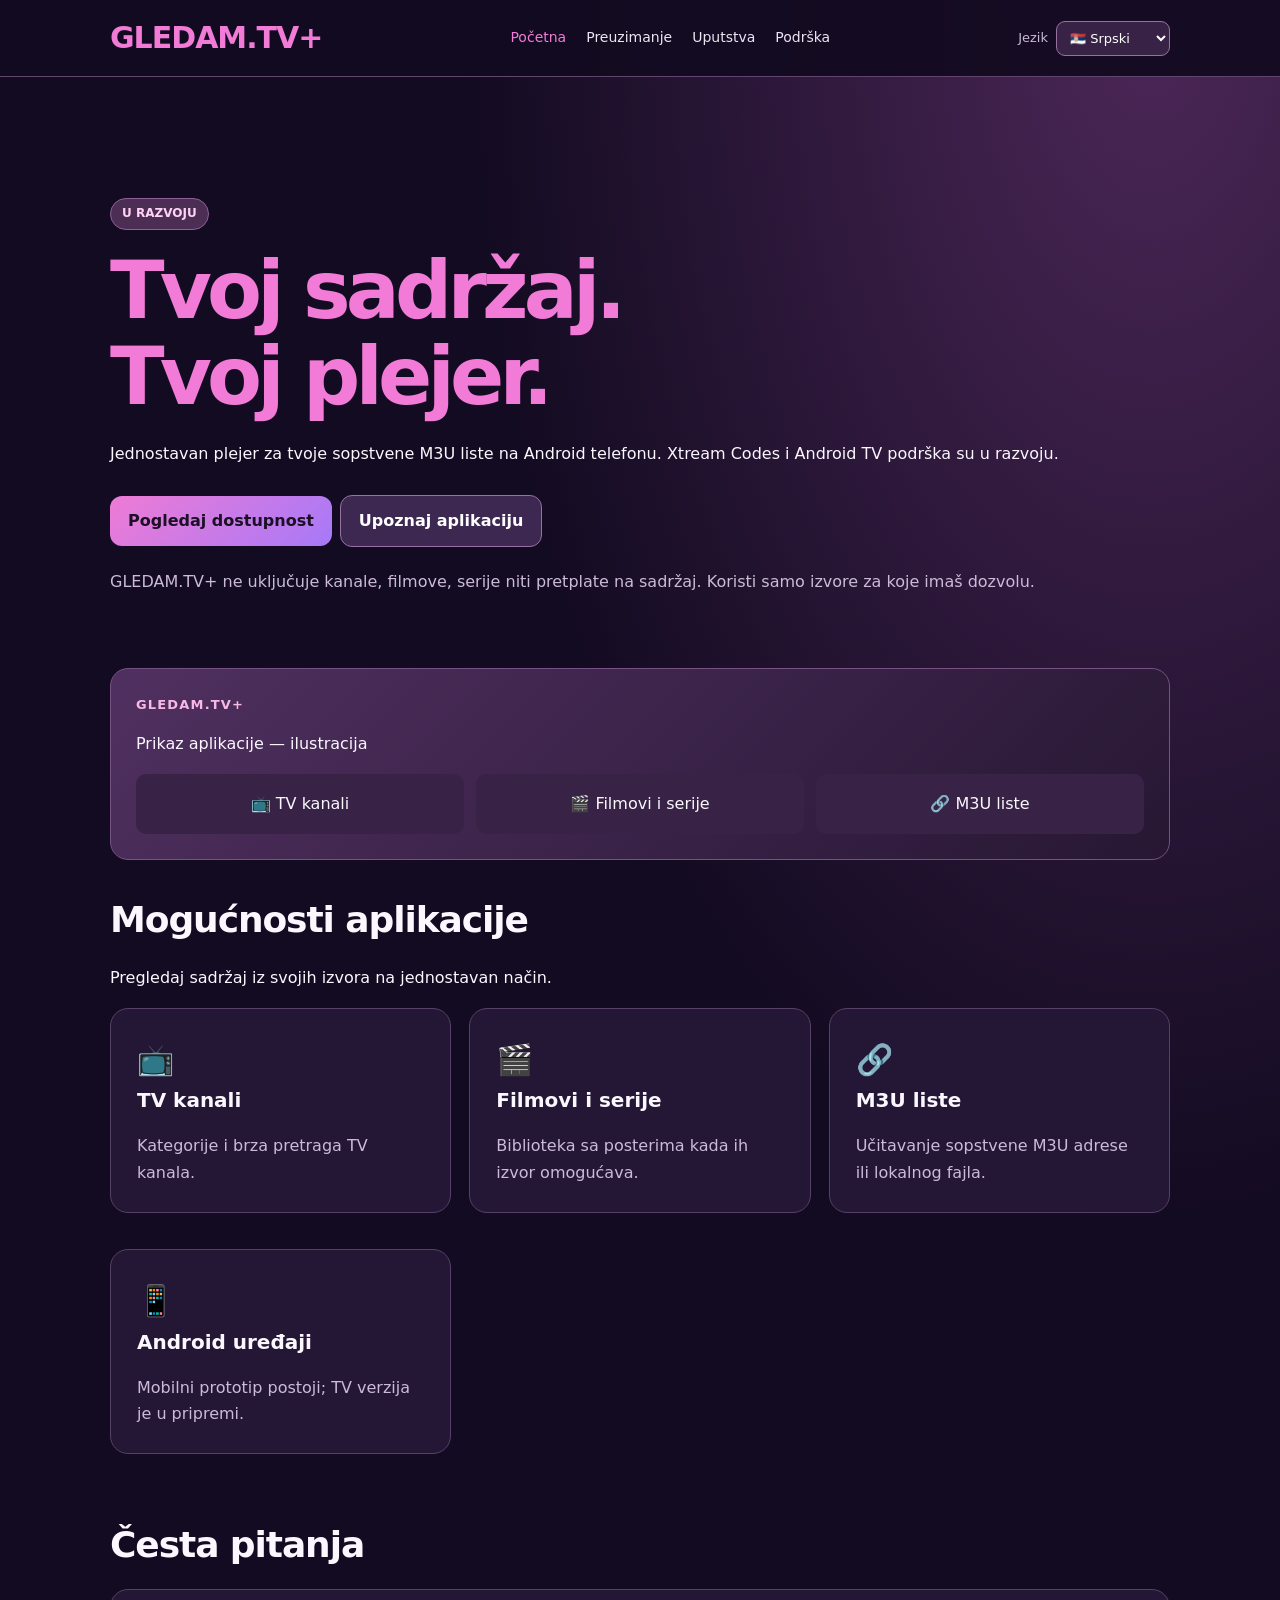
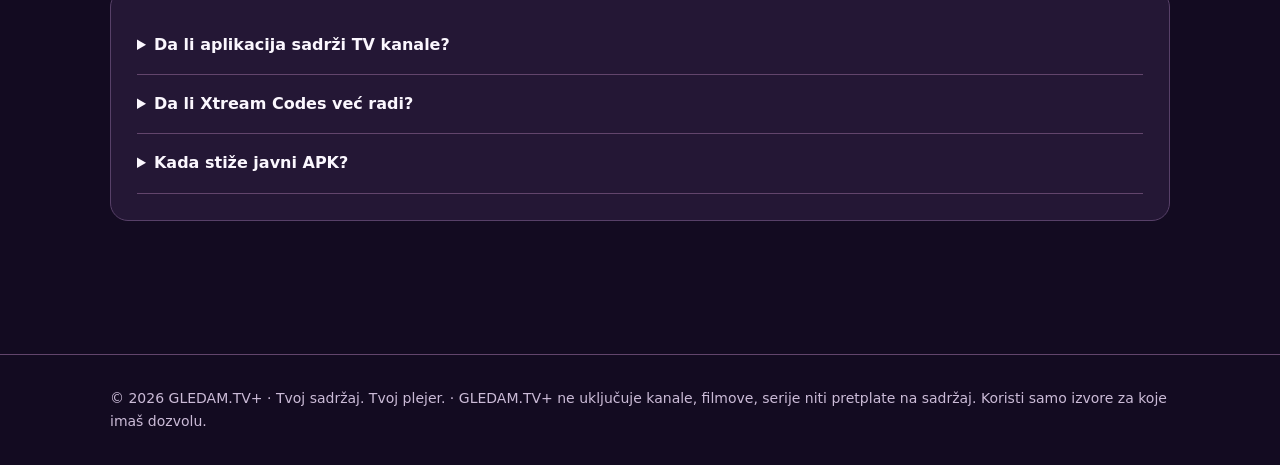
<file: index.html>
<!doctype html><html lang="sr"><head><meta charset="utf-8"><meta name="viewport" content="width=device-width, initial-scale=1"><meta name="theme-color" content="#130b21"><meta name="description" content="GLEDAM.TV+ Android M3U player, Xtream Codes in development."><title>Tvoj sadržaj. | GLEDAM.TV+</title><link rel="stylesheet" href="style.css"><script defer src="translations.js"></script><script defer src="language.js"></script></head><body><header class="top"><div class="wrap bar"><a class="logo" href="index.html">GLEDAM.TV+</a><nav class="nav" aria-label="Navigation"><a href="index.html" aria-current="page" data-i18n="home">Početna</a><a href="preuzimanje.html" data-i18n="download">Preuzimanje</a><a href="uputstva.html" data-i18n="guides">Uputstva</a><a href="podrska.html" data-i18n="support">Podrška</a></nav><label class="language-picker"><span data-i18n="language">Jezik</span> <select id="siteLanguage" aria-label="Language"><option value="sr">🇷🇸 Srpski</option><option value="en">🇬🇧 English</option><option value="hr">🇭🇷 Hrvatski</option><option value="de">🇩🇪 Deutsch</option><option value="es">🇪🇸 Español</option></select></label></div></header><main class="wrap"><div class="hero-landing"><span class="tag"><span data-i18n="tag">U RAZVOJU</span></span><h1><span data-i18n="hero1">Tvoj sadržaj.</span><br><span data-i18n="hero2">Tvoj plejer.</span></h1><p data-i18n="intro">Jednostavan plejer za tvoje sopstvene M3U liste na Android telefonu. Xtream Codes i Android TV podrška su u razvoju.</p><div class="main-cta"><a class="btn" href="preuzimanje.html"><span data-i18n="cta">Pogledaj dostupnost</span></a><a class="btn secondary" href="#mogucnosti"><span data-i18n="learn">Upoznaj aplikaciju</span></a></div><p class="muted"><span data-i18n="disclaimer">GLEDAM.TV+ ne uključuje kanale, filmove, serije niti pretplate na sadržaj. Koristi samo izvore za koje imaš dozvolu.</span></p></div><div class="preview-box"><div class="kicker">GLEDAM.TV+</div><p><span data-i18n="preview">Prikaz aplikacije — ilustracija</span></p><div class="preview-row"><div class="preview-tile">📺 <span data-i18n="tv">TV kanali</span></div><div class="preview-tile">🎬 <span data-i18n="movies">Filmovi i serije</span></div><div class="preview-tile">🔗 <span data-i18n="playlist">M3U liste</span></div></div></div><section id="mogucnosti"><h2 data-i18n="features">Mogućnosti aplikacije</h2><p data-i18n="feature_intro">Pregledaj sadržaj iz svojih izvora na jednostavan način.</p><div class="cards3"><article class="card"><div style="font-size:30px" aria-hidden="true">📺</div><h3 data-i18n="tv">TV kanali</h3><p data-i18n="tv_desc">Kategorije i brza pretraga TV kanala.</p></article><article class="card"><div style="font-size:30px" aria-hidden="true">🎬</div><h3 data-i18n="movies">Filmovi i serije</h3><p data-i18n="movies_desc">Biblioteka sa posterima kada ih izvor omogućava.</p></article><article class="card"><div style="font-size:30px" aria-hidden="true">🔗</div><h3 data-i18n="playlist">M3U liste</h3><p data-i18n="playlist_desc">Učitavanje sopstvene M3U adrese ili lokalnog fajla.</p></article><article class="card"><div style="font-size:30px" aria-hidden="true">📱</div><h3 data-i18n="devices">Android uređaji</h3><p data-i18n="devices_desc">Mobilni prototip postoji; TV verzija je u pripremi.</p></article></div></section><section><h2 data-i18n="faq">Česta pitanja</h2><div class="card"><details><summary><span data-i18n="faq_q1">Da li aplikacija sadrži TV kanale?</span></summary><p><span data-i18n="faq_a1">Ne. To je plejer za korisničke izvore sadržaja.</span></p></details><details><summary><span data-i18n="faq_q2">Da li Xtream Codes već radi?</span></summary><p><span data-i18n="faq_a2">Integracija se razvija i još nije potvrđena u javnom izdanju.</span></p></details><details><summary><span data-i18n="faq_q3">Kada stiže javni APK?</span></summary><p><span data-i18n="faq_a3">Datum još nije određen. Biće objavljen na ovoj stranici.</span></p></details></div></section></main><footer><div class="wrap">© <span id="year">2026</span> GLEDAM.TV+ · <span data-i18n="footer">Tvoj sadržaj. Tvoj plejer.</span> · <span data-i18n="disclaimer">GLEDAM.TV+ ne uključuje kanale, filmove, serije niti pretplate na sadržaj. Koristi samo izvore za koje imaš dozvolu.</span></div></footer></body></html>
</file>
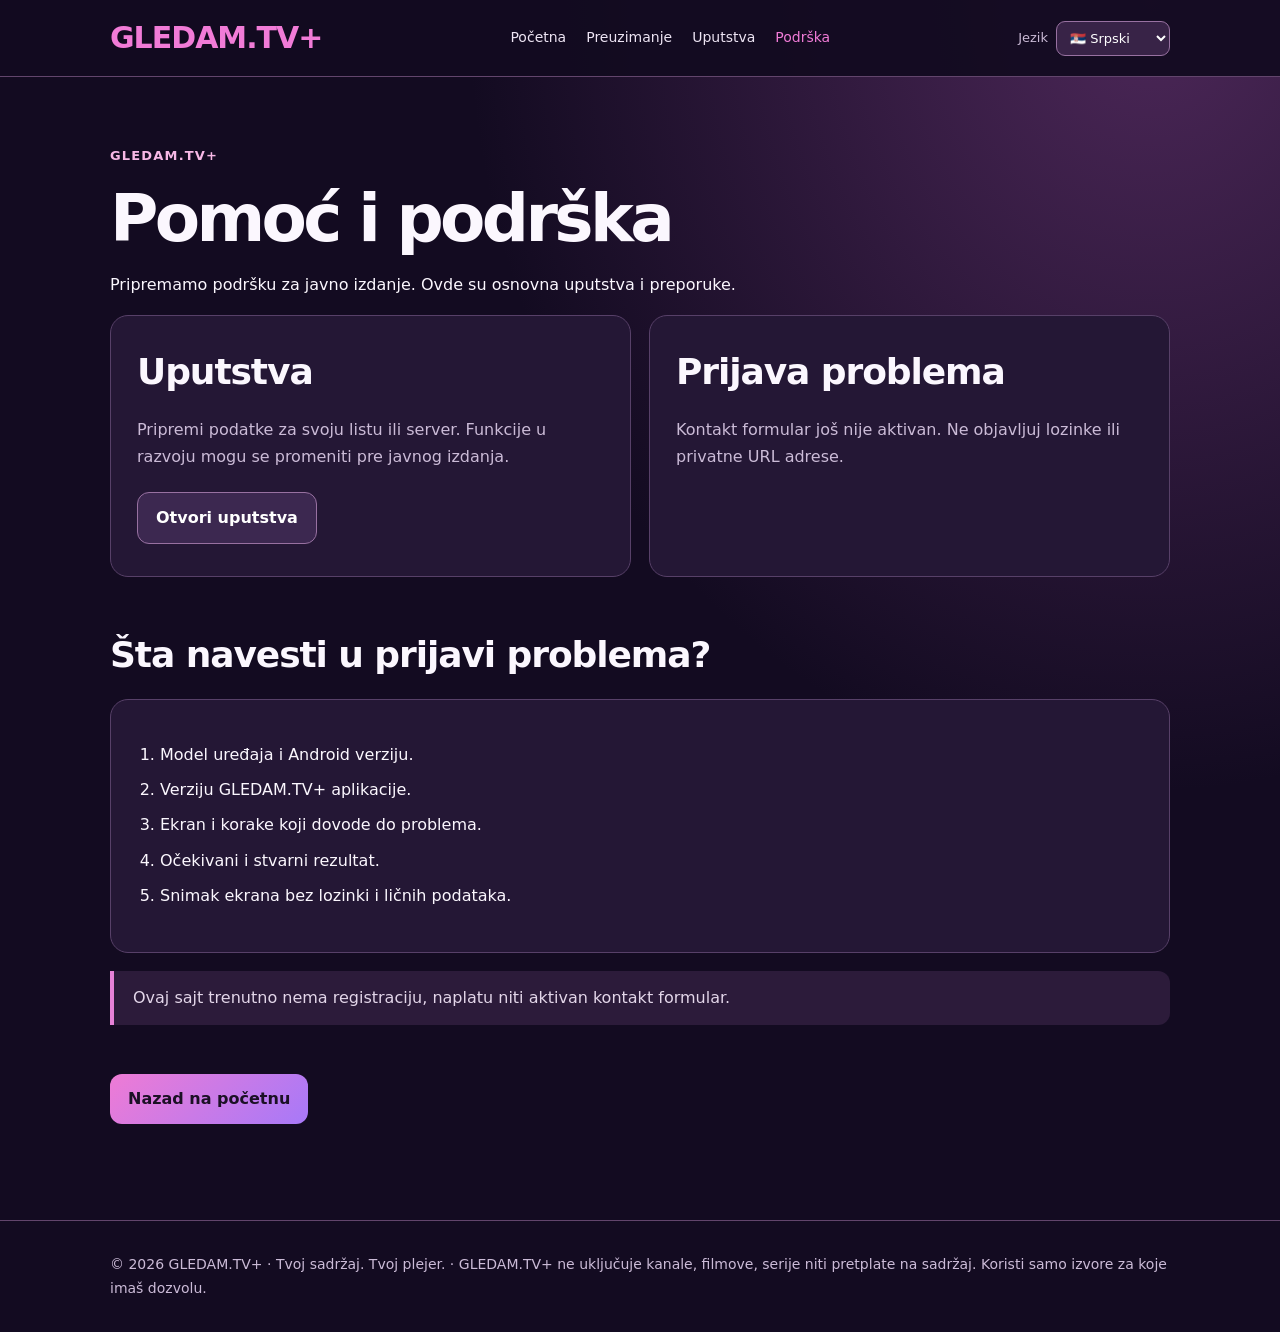
<file: podrska.html>
<!doctype html><html lang="sr"><head><meta charset="utf-8"><meta name="viewport" content="width=device-width, initial-scale=1"><meta name="theme-color" content="#130b21"><meta name="description" content="GLEDAM.TV+ Android M3U player, Xtream Codes in development."><title>Pomoć i podrška | GLEDAM.TV+</title><link rel="stylesheet" href="style.css"><script defer src="translations.js"></script><script defer src="language.js"></script></head><body><header class="top"><div class="wrap bar"><a class="logo" href="index.html">GLEDAM.TV+</a><nav class="nav" aria-label="Navigation"><a href="index.html" data-i18n="home">Početna</a><a href="preuzimanje.html" data-i18n="download">Preuzimanje</a><a href="uputstva.html" data-i18n="guides">Uputstva</a><a href="podrska.html" aria-current="page" data-i18n="support">Podrška</a></nav><label class="language-picker"><span data-i18n="language">Jezik</span> <select id="siteLanguage" aria-label="Language"><option value="sr">🇷🇸 Srpski</option><option value="en">🇬🇧 English</option><option value="hr">🇭🇷 Hrvatski</option><option value="de">🇩🇪 Deutsch</option><option value="es">🇪🇸 Español</option></select></label></div></header><main class="wrap"><p class="kicker">GLEDAM.TV+</p><h1 data-i18n="support_title">Pomoć i podrška</h1><p data-i18n="support_intro">Pripremamo podršku za javno izdanje. Ovde su osnovna uputstva i preporuke.</p><div class="grid"><article class="card"><h2 data-i18n="guides">Uputstva</h2><p><span data-i18n="guide_intro">Pripremi podatke za svoju listu ili server. Funkcije u razvoju mogu se promeniti pre javnog izdanja.</span></p><a class="btn secondary" href="uputstva.html"><span data-i18n="read_guides">Otvori uputstva</span></a></article><article class="card"><h2 data-i18n="issue">Prijava problema</h2><p data-i18n="issue_desc">Kontakt formular još nije aktivan. Ne objavljuj lozinke ili privatne URL adrese.</p></article></div><section><h2 data-i18n="report">Šta navesti u prijavi problema?</h2><div class="card"><ol><li><span data-i18n="report1">Model uređaja i Android verziju.</span></li><li><span data-i18n="report2">Verziju GLEDAM.TV+ aplikacije.</span></li><li><span data-i18n="report3">Ekran i korake koji dovode do problema.</span></li><li><span data-i18n="report4">Očekivani i stvarni rezultat.</span></li><li><span data-i18n="report5">Snimak ekrana bez lozinki i ličnih podataka.</span></li></ol></div><p class="note"><span data-i18n="support_note">Ovaj sajt trenutno nema registraciju, naplatu niti aktivan kontakt formular.</span></p></section><a class="btn" href="index.html"><span data-i18n="back_home">Nazad na početnu</span></a></main><footer><div class="wrap">© <span id="year">2026</span> GLEDAM.TV+ · <span data-i18n="footer">Tvoj sadržaj. Tvoj plejer.</span> · <span data-i18n="disclaimer">GLEDAM.TV+ ne uključuje kanale, filmove, serije niti pretplate na sadržaj. Koristi samo izvore za koje imaš dozvolu.</span></div></footer></body></html>
</file>
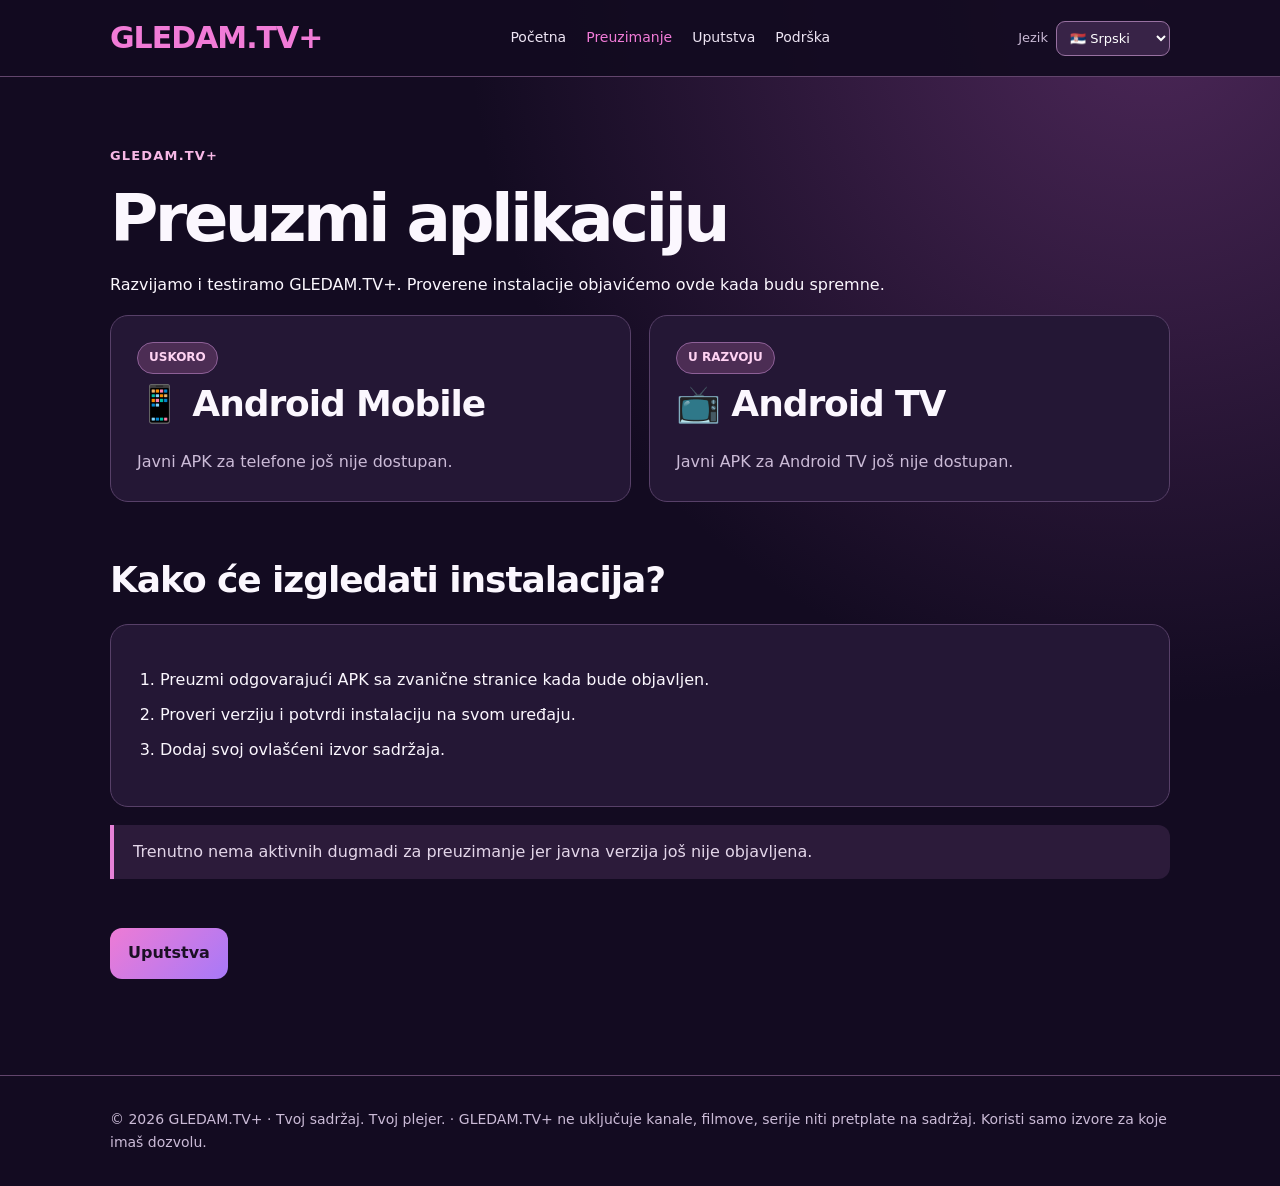
<file: preuzimanje.html>
<!doctype html><html lang="sr"><head><meta charset="utf-8"><meta name="viewport" content="width=device-width, initial-scale=1"><meta name="theme-color" content="#130b21"><meta name="description" content="GLEDAM.TV+ Android M3U player, Xtream Codes in development."><title>Preuzmi aplikaciju | GLEDAM.TV+</title><link rel="stylesheet" href="style.css"><script defer src="translations.js"></script><script defer src="language.js"></script></head><body><header class="top"><div class="wrap bar"><a class="logo" href="index.html">GLEDAM.TV+</a><nav class="nav" aria-label="Navigation"><a href="index.html" data-i18n="home">Početna</a><a href="preuzimanje.html" aria-current="page" data-i18n="download">Preuzimanje</a><a href="uputstva.html" data-i18n="guides">Uputstva</a><a href="podrska.html" data-i18n="support">Podrška</a></nav><label class="language-picker"><span data-i18n="language">Jezik</span> <select id="siteLanguage" aria-label="Language"><option value="sr">🇷🇸 Srpski</option><option value="en">🇬🇧 English</option><option value="hr">🇭🇷 Hrvatski</option><option value="de">🇩🇪 Deutsch</option><option value="es">🇪🇸 Español</option></select></label></div></header><main class="wrap"><p class="kicker">GLEDAM.TV+</p><h1 data-i18n="download_title">Preuzmi aplikaciju</h1><p data-i18n="download_intro">Razvijamo i testiramo GLEDAM.TV+. Proverene instalacije objavićemo ovde kada budu spremne.</p><div class="grid"><article class="card"><span class="tag"><span data-i18n="soon">USKORO</span></span><h2>📱 Android Mobile</h2><p data-i18n="mobile_desc">Javni APK za telefone još nije dostupan.</p></article><article class="card"><span class="tag"><span data-i18n="dev">U RAZVOJU</span></span><h2>📺 Android TV</h2><p data-i18n="tv_desc_download">Javni APK za Android TV još nije dostupan.</p></article></div><section><h2 data-i18n="installation">Kako će izgledati instalacija?</h2><div class="card"><ol><li><span data-i18n="step1">Preuzmi odgovarajući APK sa zvanične stranice kada bude objavljen.</span></li><li><span data-i18n="step2">Proveri verziju i potvrdi instalaciju na svom uređaju.</span></li><li><span data-i18n="step3">Dodaj svoj ovlašćeni izvor sadržaja.</span></li></ol></div><p class="note"><span data-i18n="no_fake">Trenutno nema aktivnih dugmadi za preuzimanje jer javna verzija još nije objavljena.</span></p></section><a class="btn" href="uputstva.html"><span data-i18n="guides">Uputstva</span></a></main><footer><div class="wrap">© <span id="year">2026</span> GLEDAM.TV+ · <span data-i18n="footer">Tvoj sadržaj. Tvoj plejer.</span> · <span data-i18n="disclaimer">GLEDAM.TV+ ne uključuje kanale, filmove, serije niti pretplate na sadržaj. Koristi samo izvore za koje imaš dozvolu.</span></div></footer></body></html>
</file>
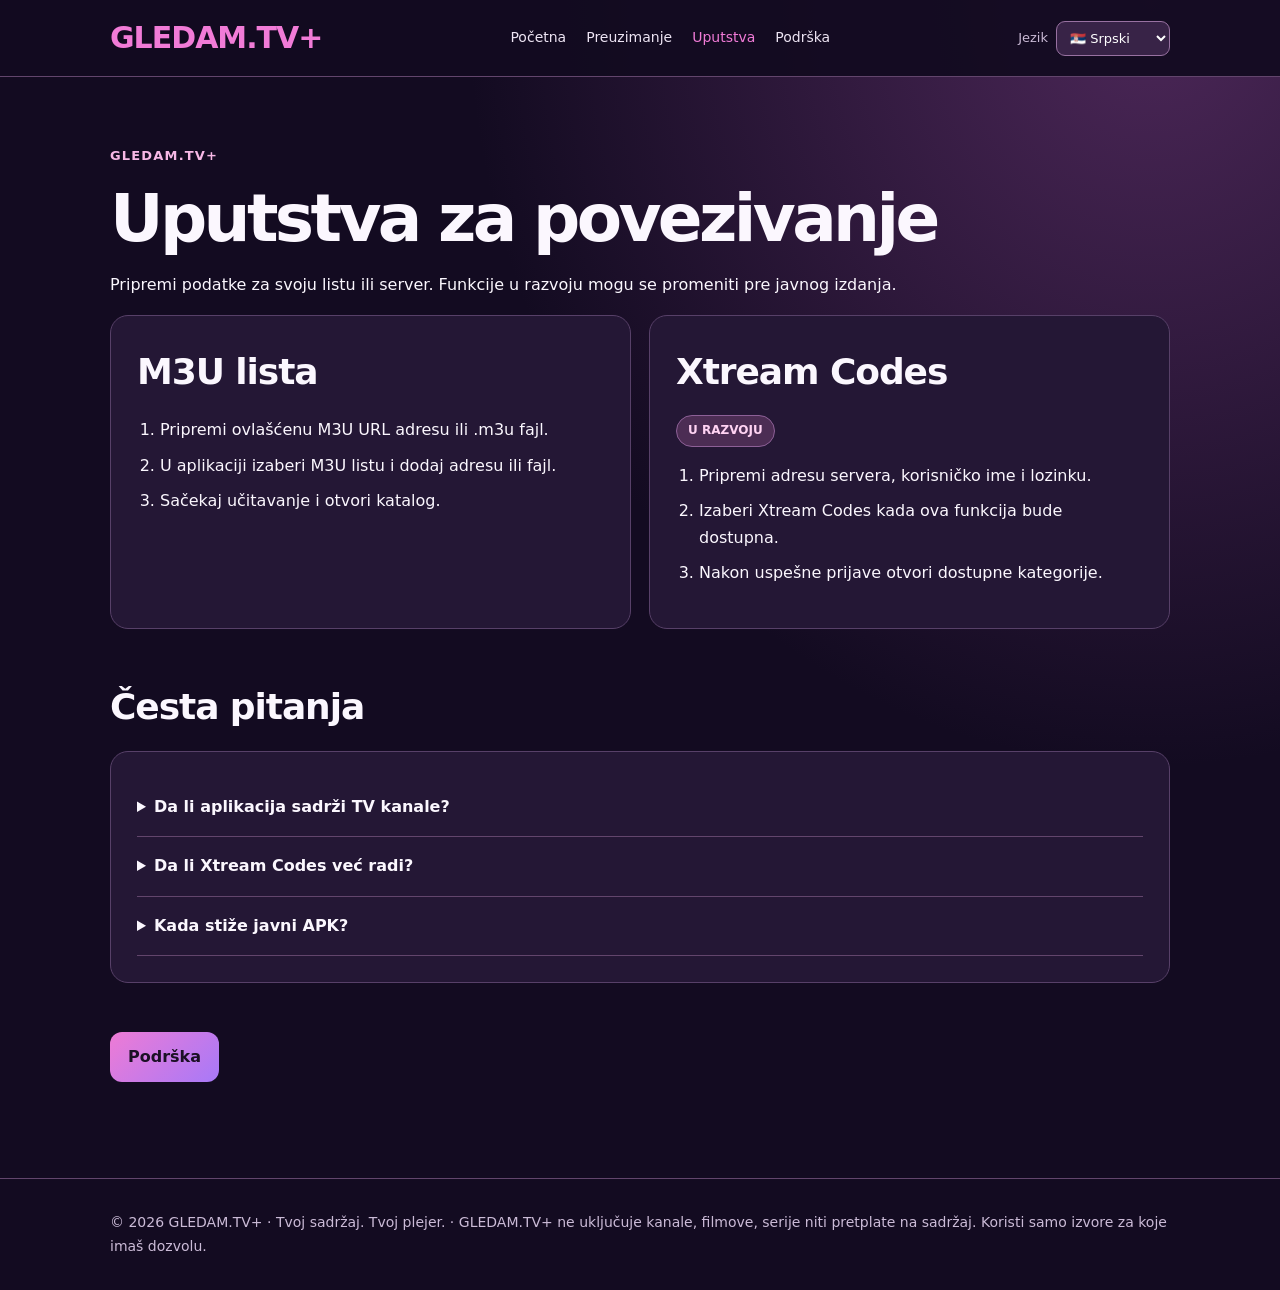
<file: uputstva.html>
<!doctype html><html lang="sr"><head><meta charset="utf-8"><meta name="viewport" content="width=device-width, initial-scale=1"><meta name="theme-color" content="#130b21"><meta name="description" content="GLEDAM.TV+ Android M3U player, Xtream Codes in development."><title>Uputstva za povezivanje | GLEDAM.TV+</title><link rel="stylesheet" href="style.css"><script defer src="translations.js"></script><script defer src="language.js"></script></head><body><header class="top"><div class="wrap bar"><a class="logo" href="index.html">GLEDAM.TV+</a><nav class="nav" aria-label="Navigation"><a href="index.html" data-i18n="home">Početna</a><a href="preuzimanje.html" data-i18n="download">Preuzimanje</a><a href="uputstva.html" aria-current="page" data-i18n="guides">Uputstva</a><a href="podrska.html" data-i18n="support">Podrška</a></nav><label class="language-picker"><span data-i18n="language">Jezik</span> <select id="siteLanguage" aria-label="Language"><option value="sr">🇷🇸 Srpski</option><option value="en">🇬🇧 English</option><option value="hr">🇭🇷 Hrvatski</option><option value="de">🇩🇪 Deutsch</option><option value="es">🇪🇸 Español</option></select></label></div></header><main class="wrap"><p class="kicker">GLEDAM.TV+</p><h1 data-i18n="guide_title">Uputstva za povezivanje</h1><p data-i18n="guide_intro">Pripremi podatke za svoju listu ili server. Funkcije u razvoju mogu se promeniti pre javnog izdanja.</p><div class="grid"><article class="card"><h2 data-i18n="m3u_title">M3U lista</h2><ol><li><span data-i18n="m3u_one">Pripremi ovlašćenu M3U URL adresu ili .m3u fajl.</span></li><li><span data-i18n="m3u_two">U aplikaciji izaberi M3U listu i dodaj adresu ili fajl.</span></li><li><span data-i18n="m3u_three">Sačekaj učitavanje i otvori katalog.</span></li></ol></article><article class="card"><h2 data-i18n="xtream_title">Xtream Codes</h2><span class="tag"><span data-i18n="dev">U RAZVOJU</span></span><ol><li><span data-i18n="xtream_one">Pripremi adresu servera, korisničko ime i lozinku.</span></li><li><span data-i18n="xtream_two">Izaberi Xtream Codes kada ova funkcija bude dostupna.</span></li><li><span data-i18n="xtream_three">Nakon uspešne prijave otvori dostupne kategorije.</span></li></ol></article></div><section><h2 data-i18n="faq">Česta pitanja</h2><div class="card"><details><summary><span data-i18n="faq_q1">Da li aplikacija sadrži TV kanale?</span></summary><p><span data-i18n="faq_a1">Ne. To je plejer za korisničke izvore sadržaja.</span></p></details><details><summary><span data-i18n="faq_q2">Da li Xtream Codes već radi?</span></summary><p><span data-i18n="faq_a2">Integracija se razvija i još nije potvrđena u javnom izdanju.</span></p></details><details><summary><span data-i18n="faq_q3">Kada stiže javni APK?</span></summary><p><span data-i18n="faq_a3">Datum još nije određen. Biće objavljen na ovoj stranici.</span></p></details></div></section><a class="btn" href="podrska.html"><span data-i18n="support">Podrška</span></a></main><footer><div class="wrap">© <span id="year">2026</span> GLEDAM.TV+ · <span data-i18n="footer">Tvoj sadržaj. Tvoj plejer.</span> · <span data-i18n="disclaimer">GLEDAM.TV+ ne uključuje kanale, filmove, serije niti pretplate na sadržaj. Koristi samo izvore za koje imaš dozvolu.</span></div></footer></body></html>
</file>
<file: style.css>
:root{color-scheme:dark;--bg:#130b21;--panel:#241735;--panel2:#352344;--pink:#f17bd7;--purple:#a675f7;--text:#fbf7fe;--muted:#cbbbd7;--line:#62456c}
*{box-sizing:border-box}html{scroll-behavior:smooth}body{margin:0;color:var(--text);background:radial-gradient(ellipse at 90% 0%,#4c2758,transparent 42%),var(--bg);font:16px/1.65 system-ui,-apple-system,Segoe UI,Arial,sans-serif}a{color:#ffc0f0}.wrap{width:min(1060px,calc(100% - 36px));margin:auto}.top{position:sticky;top:0;z-index:5;background:#130b21ef;border-bottom:1px solid var(--line)}.bar{display:flex;justify-content:space-between;align-items:center;gap:20px;min-height:76px}.logo{color:var(--pink);font-size:clamp(23px,4vw,30px);font-weight:900;letter-spacing:-1px;text-decoration:none}.nav{display:flex;gap:20px;flex-wrap:wrap}.nav a{text-decoration:none;color:#ede4f3;font-size:14px}.nav a:hover,.nav a[aria-current=page]{color:var(--pink)}main{padding:55px 0 90px}.kicker{color:#f7b8e6;font-size:13px;font-weight:800;letter-spacing:.09em;text-transform:uppercase}h1{font-size:clamp(36px,7vw,66px);letter-spacing:-.055em;line-height:1.12;margin:16px 0 16px}h2{font-size:clamp(25px,4vw,36px);letter-spacing:-.03em;margin:0 0 14px}h3{font-size:20px;margin:0 0 7px}.lead{color:var(--muted);font-size:18px;max-width:760px;margin:0 0 30px}.grid{display:grid;grid-template-columns:repeat(2,minmax(0,1fr));gap:18px}.card{background:var(--panel);border:1px solid #574068;border-radius:18px;padding:26px;margin:0 0 18px}.card p,.muted{color:var(--muted)}.card p:last-child{margin-bottom:0}.tag{display:inline-block;border-radius:100px;padding:5px 11px;color:#ffd3f3;background:#4c2d54;border:1px solid #8d6097;font-weight:800;font-size:12px}.btn{display:inline-block;padding:12px 18px;border-radius:12px;background:linear-gradient(135deg,#ee7bd5,#a779f8);color:#1b1025;font-weight:800;text-decoration:none;margin:6px 8px 6px 0}.btn.secondary{background:#3c2850;color:#fff;border:1px solid #9871a1}ol{padding-left:23px}li{margin:9px 0}code{background:#3c2850;padding:3px 7px;border-radius:5px;word-break:break-word}section{margin:30px 0 43px}.note{border-left:4px solid #e681d7;padding:14px 19px;background:#2c1b3a;border-radius:0 12px 12px 0;color:#e3d6e9}details{border-bottom:1px solid var(--line);padding:16px 0}summary{cursor:pointer;font-weight:700}footer{border-top:1px solid var(--line);padding:32px 0;color:var(--muted);font-size:14px}a:focus-visible,summary:focus-visible{outline:3px solid #ffc4ed;outline-offset:4px}@media(max-width:660px){.grid{grid-template-columns:1fr}.bar{align-items:flex-start;flex-direction:column;padding:15px 0;gap:7px}.nav{gap:12px}.nav a{font-size:13px}main{padding:35px 0 65px}.card{padding:20px}}

.language-picker{display:flex;align-items:center;gap:8px;color:var(--muted);font-size:13px;white-space:nowrap}.language-picker select{background:#382347;color:#fff;border:1px solid #9871a1;border-radius:9px;padding:8px 9px;min-width:105px;font:inherit}.language-picker select:focus-visible{outline:3px solid #ffc4ed;outline-offset:2px}.bar{flex-wrap:wrap}.nav{align-items:center}.hero-landing{padding:66px 0 28px}.hero-landing h1{font-size:clamp(43px,8vw,80px);line-height:1.08;margin:18px 0 20px;letter-spacing:-.06em}.hero-landing h1 span{color:var(--pink)}.hero-landing .lead{max-width:710px}.cards3{display:grid;grid-template-columns:repeat(3,minmax(0,1fr));gap:18px}.preview-box{background:linear-gradient(135deg,#503060,#271733);border:1px solid #765282;border-radius:18px;padding:25px;margin-top:28px}.preview-row{display:flex;gap:12px;flex-wrap:wrap}.preview-tile{background:#382346;border-radius:10px;padding:17px;min-width:120px;text-align:center;flex:1}.main-cta{margin:22px 0 12px}section{scroll-margin-top:100px}@media(max-width:760px){.cards3{grid-template-columns:1fr}.bar{gap:12px}.language-picker{margin-left:auto}.nav{order:3;width:100%;justify-content:flex-start}.hero-landing{padding:42px 0 20px}}
</file>
